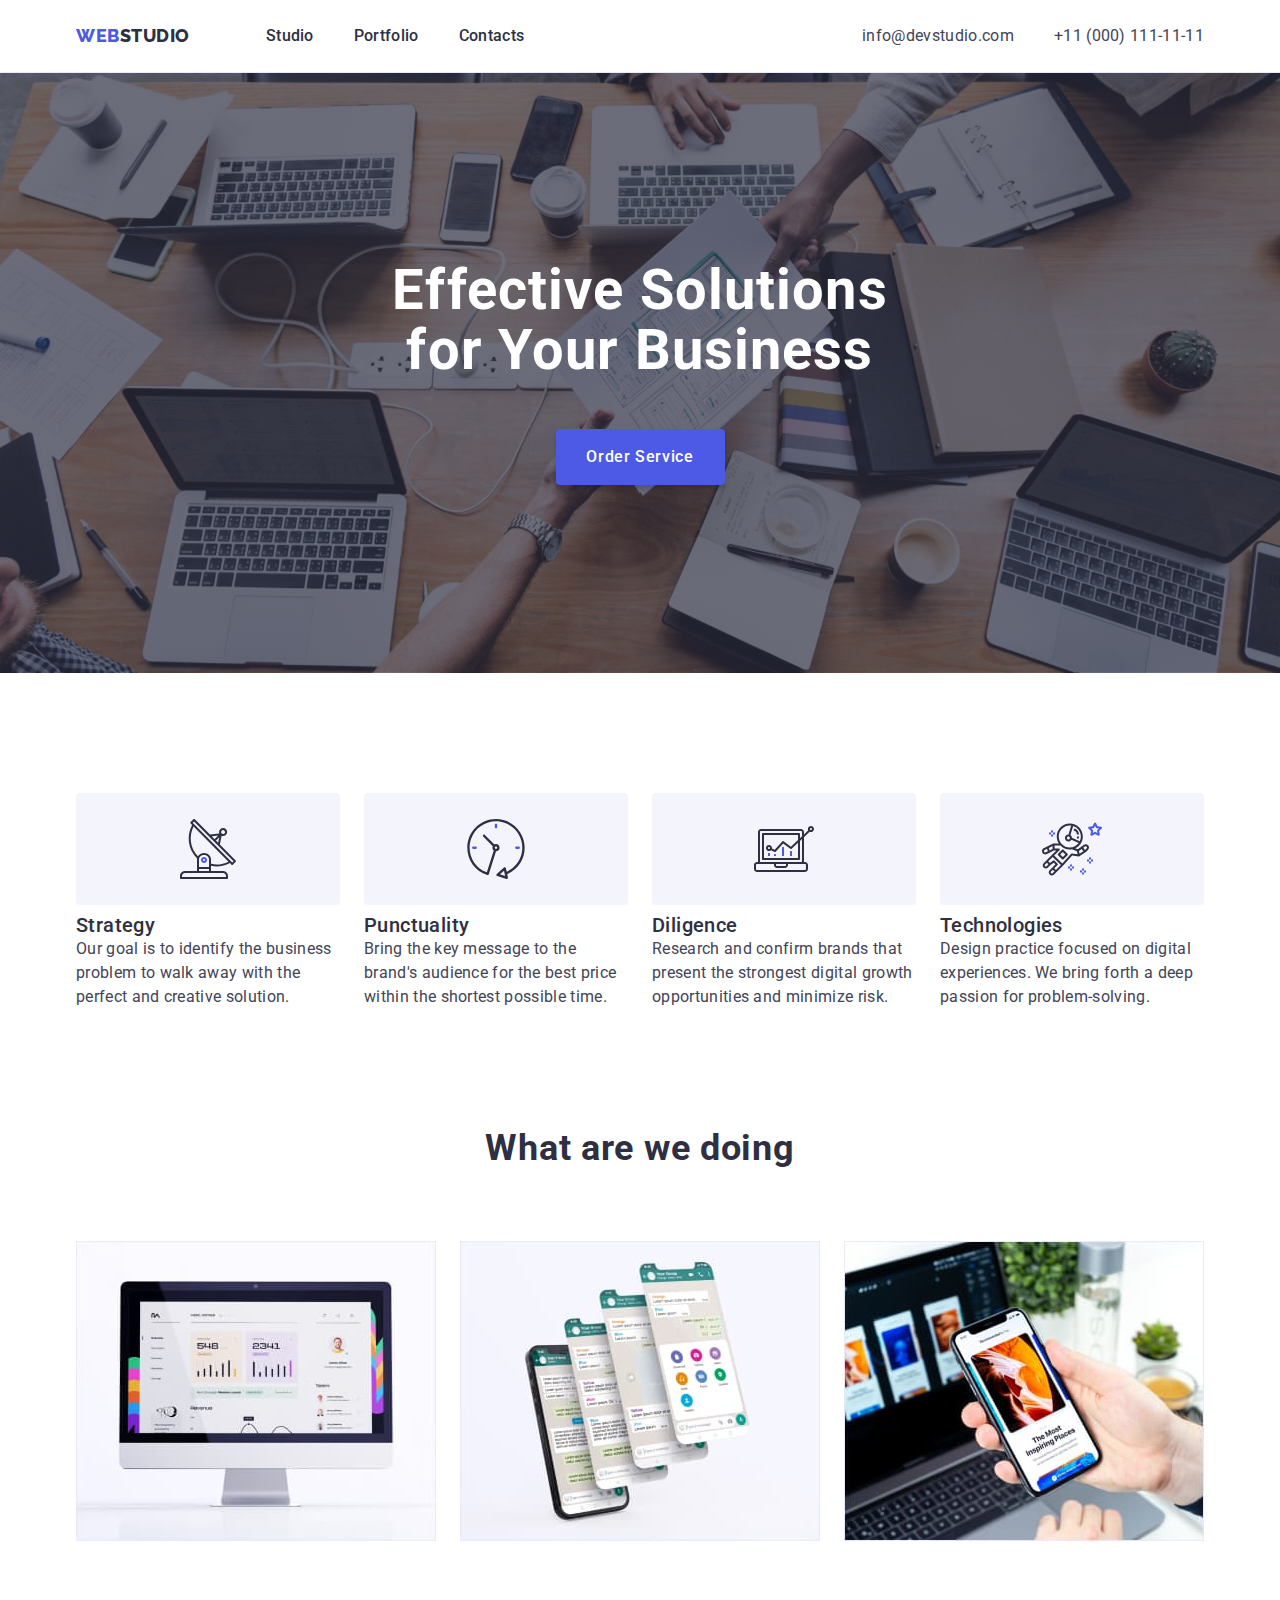
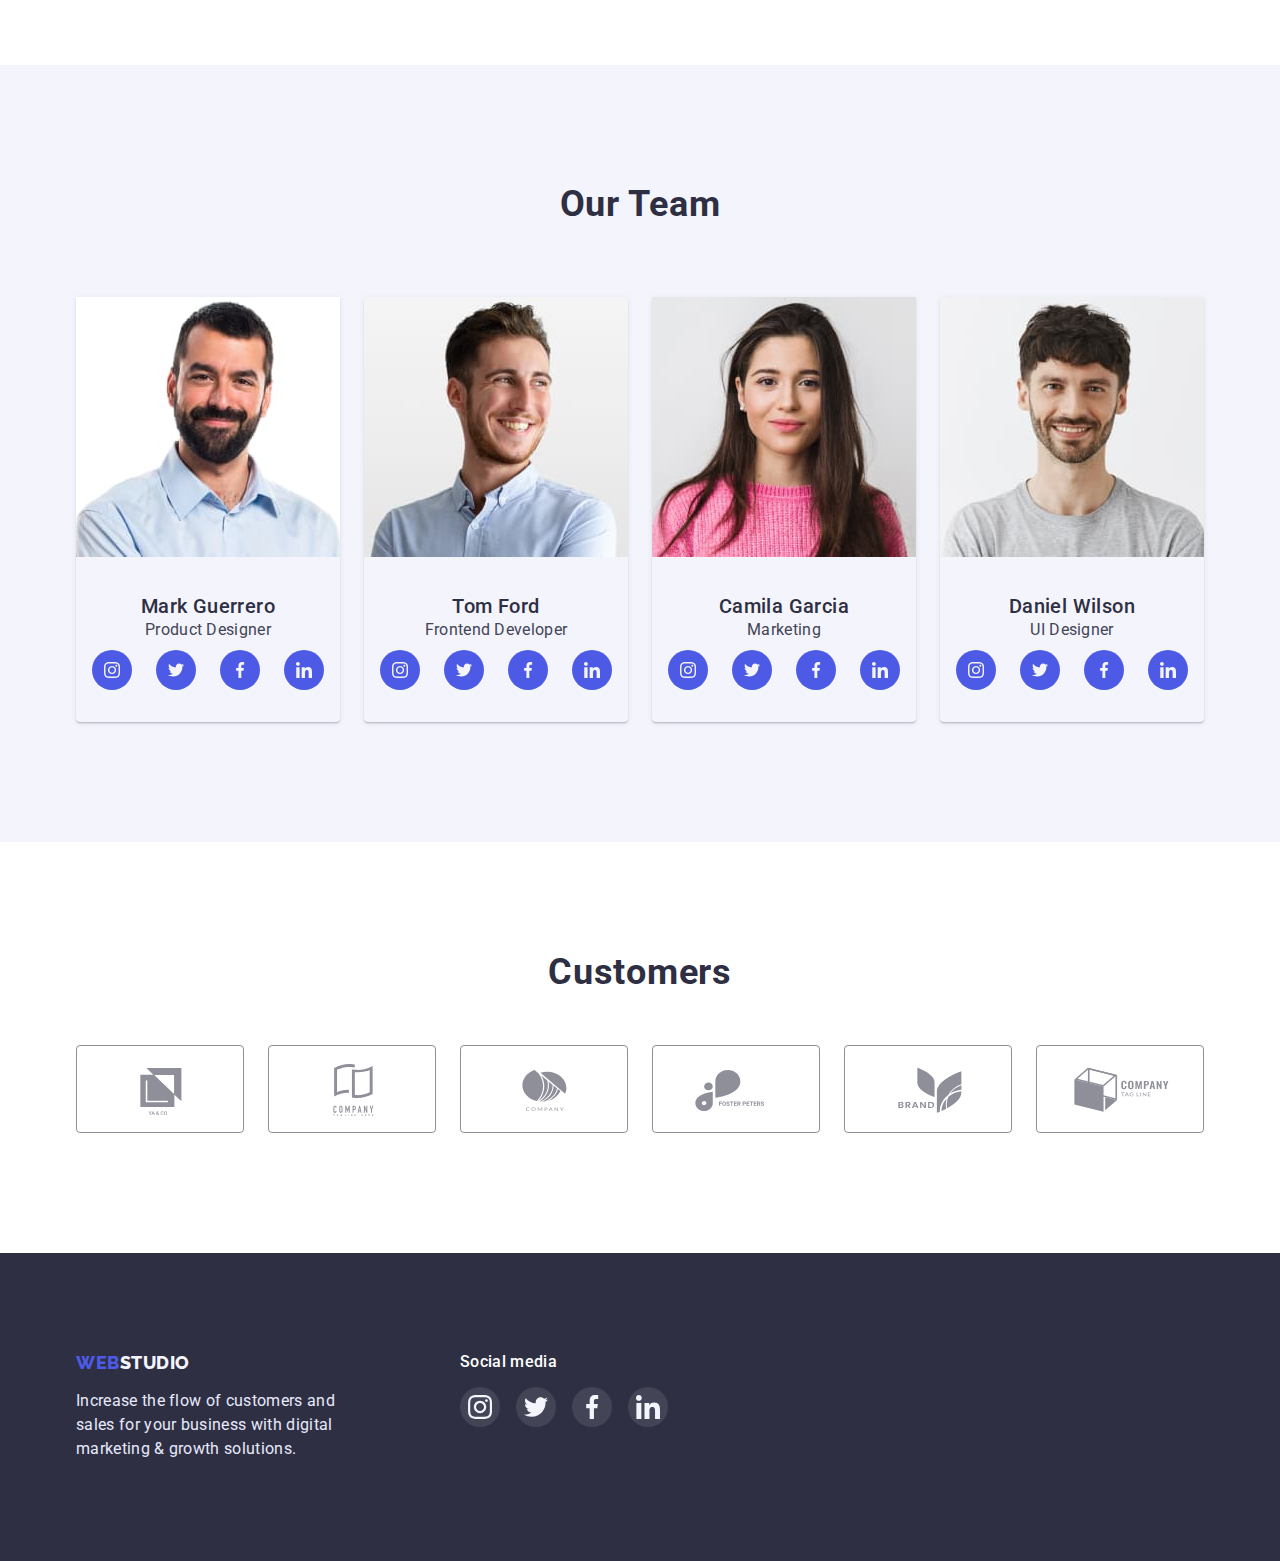
<file: index.html>
<!DOCTYPE html>
<html lang="en">
  <head>
    <meta charset="UTF-8" />
    <meta http-equiv="X-UA-Compatible" content="IE=edge" />
    <meta name="viewport" content="width=device-width, initial-scale=1.0" />
    <title>Document</title>
    <link rel="preconnect" href="https://fonts.googleapis.com" />
    <link rel="preconnect" href="https://fonts.gstatic.com" crossorigin />
    <link
      href="https://fonts.googleapis.com/css2?family=Raleway:wght@800&family=Roboto:wght@400;500;700;900&display=swap"
      rel="stylesheet"
    />
    <link
      rel="stylesheet"
      href="https://cdnjs.cloudflare.com/ajax/libs/modern-normalize/1.1.0/modern-normalize.min.css"
    />
    <link rel="stylesheet" href="css/styles.css" />
  </head>
  <body>
    <header class="header">
      <div class="container header-container">
        <nav class="header-navigation">
          <a class="header-logo link" href="./index.html"
            ><span class="logo-accent">Web</span>Studio</a
          >

          <ul class="header-list">
            <li class="header-item list">
              <a class="header-link link" href="./index.html">Studio</a>
            </li>
            <li class="header-item list">
              <a class="header-link link" href="./portfolio.html">Portfolio</a>
            </li>
            <li class="header-item list">
              <a class="header-link link" href="">Contacts</a>
            </li>
          </ul>
        </nav>

        <address class="address-container">
          <ul class="header-list list">
            <li class="header-item">
              <a class="header-tel link" href="mailto:info@devstudio.com"
                >info@devstudio.com</a
              >
            </li>
            <li class="header-item">
              <a class="header-mail link" href="tel:+110001111111"
                >+11 (000) 111-11-11</a
              >
            </li>
          </ul>
        </address>
      </div>
    </header>

    <!------------------ Main section ------------------>
    <main>
      <!------ hero section ---------->

      <section class="hero overlay">
        <h1 class="hero-title">Effective Solutions for Your Business</h1>
        <button class="hero-btn" type="button">Order Service</button>
      </section>

      <!----------- About section ------------>
      <section class="about">
        <div class="container">
          <h2 class="about-title visually-hidden">About</h2>

          <ul class="about-list list">
            <li class="about-item">
              <div class="about-icon-box">
                <svg class="about-icon">
                  <use href="./images/sprite.svg#icon-antenna"></use>
                </svg>
              </div>
              <h3 class="about-item-title">Strategy</h3>
              <p class="about-item-text">
                Our goal is to identify the business problem to walk away with
                the perfect and creative solution.
              </p>
            </li>

            <li class="about-item">
              <div class="about-icon-box">
                <svg class="about-icon">
                  <use href="./images/sprite.svg#icon-clock"></use>
                </svg>
              </div>
              <h3 class="about-item-title">Punctuality</h3>
              <p class="about-item-text">
                Bring the key message to the brand's audience for the best price
                within the shortest possible time.
              </p>
            </li>
            <li class="about-item">
              <div class="about-icon-box">
                <svg class="about-icon">
                  <use href="./images/sprite.svg#icon-diagram"></use>
                </svg>
              </div>
              <h3 class="about-item-title">Diligence</h3>
              <p class="about-item-text">
                Research and confirm brands that present the strongest digital
                growth opportunities and minimize risk.
              </p>
            </li>
            <li class="about-item">
              <div class="about-icon-box">
                <svg class="about-icon">
                  <use href="./images/sprite.svg#icon-astronaut"></use>
                </svg>
              </div>
              <h3 class="about-item-title">Technologies</h3>
              <p class="about-item-text">
                Design practice focused on digital experiences. We bring forth a
                deep passion for problem-solving.
              </p>
            </li>
          </ul>
        </div>
      </section>

      <!------------- What are we doing section ----------------->
      <section class="examples">
        <div class="container">
          <h2 class="examples-title">What are we doing</h2>
          <ul class="examples-list">
            <li class="examples-items list">
              <img
                class="examples-pics"
                src="./images/photo-1.jpg"
                alt="monitor"
                width="360"
                height="300"
              />
            </li>
            <li class="examples-items list">
              <img
                class="examples-pics"
                src="./images/photo-2.jpg"
                alt="phone"
                width="360"
                height="300"
              />
            </li>
            <li class="examples-items list">
              <img
                class="examples-pics"
                src="./images/photo-3.jpg"
                alt="iphone"
                width="360"
                height="300"
              />
            </li>
          </ul>
        </div>
      </section>

      <!------------- Our team section ------------------------->
      <section class="team">
        <div class="container">
          <h2 class="team-title">Our Team</h2>
          <ul class="team-list list">
            <li class="team-item">
              <img
                class="team-pics"
                src="./images/img1.jpg"
                alt="Mark Guerrero photo"
                width="264"
                height="260"
              />
              <div class="team-item-wrap">
                <h3 class="team-item-title">Mark Guerrero</h3>
                <p class="team-item-text">Product Designer</p>
                <ul class="team-icons-list list">
                  <li class="team-icons-item">
                    <a class="team-icon-link" href="">
                      <svg class="team-list-icon" width="16px" height="16px">
                        <use href="./images/sprite.svg#icon-instagram"></use>
                      </svg>
                    </a>
                  </li>
                  <li class="team-icons-item">
                    <a class="team-icon-link" href="">
                      <svg class="team-list-icon" width="16px" height="16px">
                        <use href="./images/sprite.svg#icon-twitter"></use>
                      </svg>
                    </a>
                  </li>
                  <li class="team-icons-item">
                    <a class="team-icon-link" href="">
                      <svg class="team-list-icon" width="16px" height="16px">
                        <use href="./images/sprite.svg#icon-facebook"></use>
                      </svg>
                    </a>
                  </li>
                  <li class="team-icons-item">
                    <a class="team-icon-link" href="">
                      <svg class="team-list-icon" width="16px" height="16px">
                        <use href="./images/sprite.svg#icon-linkedin"></use>
                      </svg>
                    </a>
                  </li>
                </ul>
              </div>
            </li>
            <li class="team-item">
              <img
                class="team-pics"
                src="./images/img2.jpg"
                alt="Tom Ford photo"
                width="264"
                height="260"
              />
              <div class="team-item-wrap">
                <h3 class="team-item-title">Tom Ford</h3>
                <p class="team-item-text">Frontend Developer</p>
                <ul class="team-icons-list list">
                  <li class="team-icons-item">
                    <a class="team-icon-link" href="">
                      <svg class="team-list-icon" width="16px" height="16px">
                        <use href="./images/sprite.svg#icon-instagram"></use>
                      </svg>
                    </a>
                  </li>
                  <li class="team-icons-item">
                    <a class="team-icon-link" href="">
                      <svg class="team-list-icon" width="16px" height="16px">
                        <use href="./images/sprite.svg#icon-twitter"></use>
                      </svg>
                    </a>
                  </li>
                  <li class="team-icons-item">
                    <a class="team-icon-link" href="">
                      <svg class="team-list-icon" width="16px" height="16px">
                        <use href="./images/sprite.svg#icon-facebook"></use>
                      </svg>
                    </a>
                  </li>
                  <li class="team-icons-item">
                    <a class="team-icon-link" href="">
                      <svg class="team-list-icon" width="16px" height="16px">
                        <use href="./images/sprite.svg#icon-linkedin"></use>
                      </svg>
                    </a>
                  </li>
                </ul>
              </div>
            </li>
            <li class="team-item">
              <img
                class="team-pics"
                src="./images/img3.jpg"
                alt="Camila Garcia photo"
                width="264"
                height="260"
              />
              <div class="team-item-wrap">
                <h3 class="team-item-title">Camila Garcia</h3>
                <p class="team-item-text">Marketing</p>
                <ul class="team-icons-list list">
                  <li class="team-icons-item">
                    <a class="team-icon-link" href="">
                      <svg class="team-list-icon" width="16px" height="16px">
                        <use href="./images/sprite.svg#icon-instagram"></use>
                      </svg>
                    </a>
                  </li>
                  <li class="team-icons-item">
                    <a class="team-icon-link" href="">
                      <svg class="team-list-icon" width="16px" height="16px">
                        <use href="./images/sprite.svg#icon-twitter"></use>
                      </svg>
                    </a>
                  </li>
                  <li class="team-icons-item">
                    <a class="team-icon-link" href="">
                      <svg class="team-list-icon" width="16px" height="16px">
                        <use href="./images/sprite.svg#icon-facebook"></use>
                      </svg>
                    </a>
                  </li>
                  <li class="team-icons-item">
                    <a class="team-icon-link" href="">
                      <svg class="team-list-icon" width="16px" height="16px">
                        <use href="./images/sprite.svg#icon-linkedin"></use>
                      </svg>
                    </a>
                  </li>
                </ul>
              </div>
            </li>
            <li class="team-item">
              <img
                class="team-pics"
                src="./images/img4.jpg"
                alt="Daniel Wilson photo"
                width="264"
                height="260"
              />
              <div class="team-item-wrap">
                <h3 class="team-item-title">Daniel Wilson</h3>
                <p class="team-item-text">UI Designer</p>
                <ul class="team-icons-list list">
                  <li class="team-icons-item">
                    <a class="team-icon-link" href="">
                      <svg class="team-list-icon" width="16px" height="16px">
                        <use href="./images/sprite.svg#icon-instagram"></use>
                      </svg>
                    </a>
                  </li>
                  <li class="team-icons-item">
                    <a class="team-icon-link" href="">
                      <svg class="team-list-icon" width="16px" height="16px">
                        <use href="./images/sprite.svg#icon-twitter"></use>
                      </svg>
                    </a>
                  </li>
                  <li class="team-icons-item">
                    <a class="team-icon-link" href="">
                      <svg class="team-list-icon" width="16px" height="16px">
                        <use href="./images/sprite.svg#icon-facebook"></use>
                      </svg>
                    </a>
                  </li>
                  <li class="team-icons-item">
                    <a class="team-icon-link" href="">
                      <svg class="team-list-icon" width="16px" height="16px">
                        <use href="./images/sprite.svg#icon-linkedin"></use>
                      </svg>
                    </a>
                  </li>
                </ul>
              </div>
            </li>
          </ul>
        </div>
      </section>

      <!----------------- Customers section ------------------->

      <section class="customers">
        <div class="container">
          <h2 class="customers-title">Customers</h2>
          <ul class="customers-list list">
            <li class="customers-item">
              <a class="customers-link" href="">
                <svg class="customers-item-logo" width="104" height="56">
                  <use href="./images/sprite.svg#icon-Logo1"></use>
                </svg>
              </a>
            </li>
            <li class="customers-item">
              <a class="customers-link" href="">
                <svg class="customers-item-logo" width="104" height="56">
                  <use href="./images/sprite.svg#icon-Logo2"></use>
                </svg>
              </a>
            </li>
            <li class="customers-item">
              <a class="customers-link" href="">
                <svg class="customers-item-logo" width="104" height="56">
                  <use href="./images/sprite.svg#icon-Logo3"></use>
                </svg>
              </a>
            </li>
            <li class="customers-item">
              <a class="customers-link" href="">
                <svg class="customers-item-logo" width="104" height="56">
                  <use href="./images/sprite.svg#icon-Logo4"></use>
                </svg>
              </a>
            </li>
            <li class="customers-item">
              <a class="customers-link" href="">
                <svg class="customers-item-logo" width="104" height="56">
                  <use href="./images/sprite.svg#icon-Logo5"></use>
                </svg>
              </a>
            </li>
            <li class="customers-item">
              <a class="customers-link" href="">
                <svg class="customers-item-logo" width="104" height="56">
                  <use href="./images/sprite.svg#icon-Logo6"></use>
                </svg>
              </a>
            </li>
          </ul>
        </div>
      </section>
    </main>

    <!------------------- footer section --------------------------->
    <footer class="footer">
      <div class="container foot">
        <!------------ footer info section ----------->
        <div class="footer-info-wrap">
          <a class="footer-logo link" href="./index.html">
            <span class="logo-accent">Web</span>Studio</a
          >
          <p class="footer-text">
            Increase the flow of customers and sales for your business with
            digital marketing & growth solutions.
          </p>
        </div>

        <!-------------footer social icons section ------------->

        <div class="footer-social-wrap">
          <h2 class="footer-icons-title">Social media</h2>
          <ul class="footer-icons-list list">
            <li class="footer-icons-item">
              <a class="footer-icons-link" href="">
                <svg class="footer-icon" width="24" height="24">
                  <use href="./images/sprite.svg#icon-instagram"></use>
                </svg>
              </a>
            </li>
            <li class="footer-icons-item">
              <a class="footer-icons-link" href="">
                <svg class="footer-icon" width="24" height="24">
                  <use href="./images/sprite.svg#icon-twitter"></use>
                </svg>
              </a>
            </li>
            <li class="footer-icons-item">
              <a class="footer-icons-link" href="">
                <svg class="footer-icon" width="24" height="24">
                  <use href="./images/sprite.svg#icon-facebook"></use>
                </svg>
              </a>
            </li>
            <li class="footer-icons-item">
              <a class="footer-icons-link" href="">
                <svg class="footer-icon" width="24" height="24">
                  <use href="./images/sprite.svg#icon-linkedin"></use>
                </svg>
              </a>
            </li>
          </ul>
        </div>
      </div>
    </footer>
  </body>
</html>
</file>
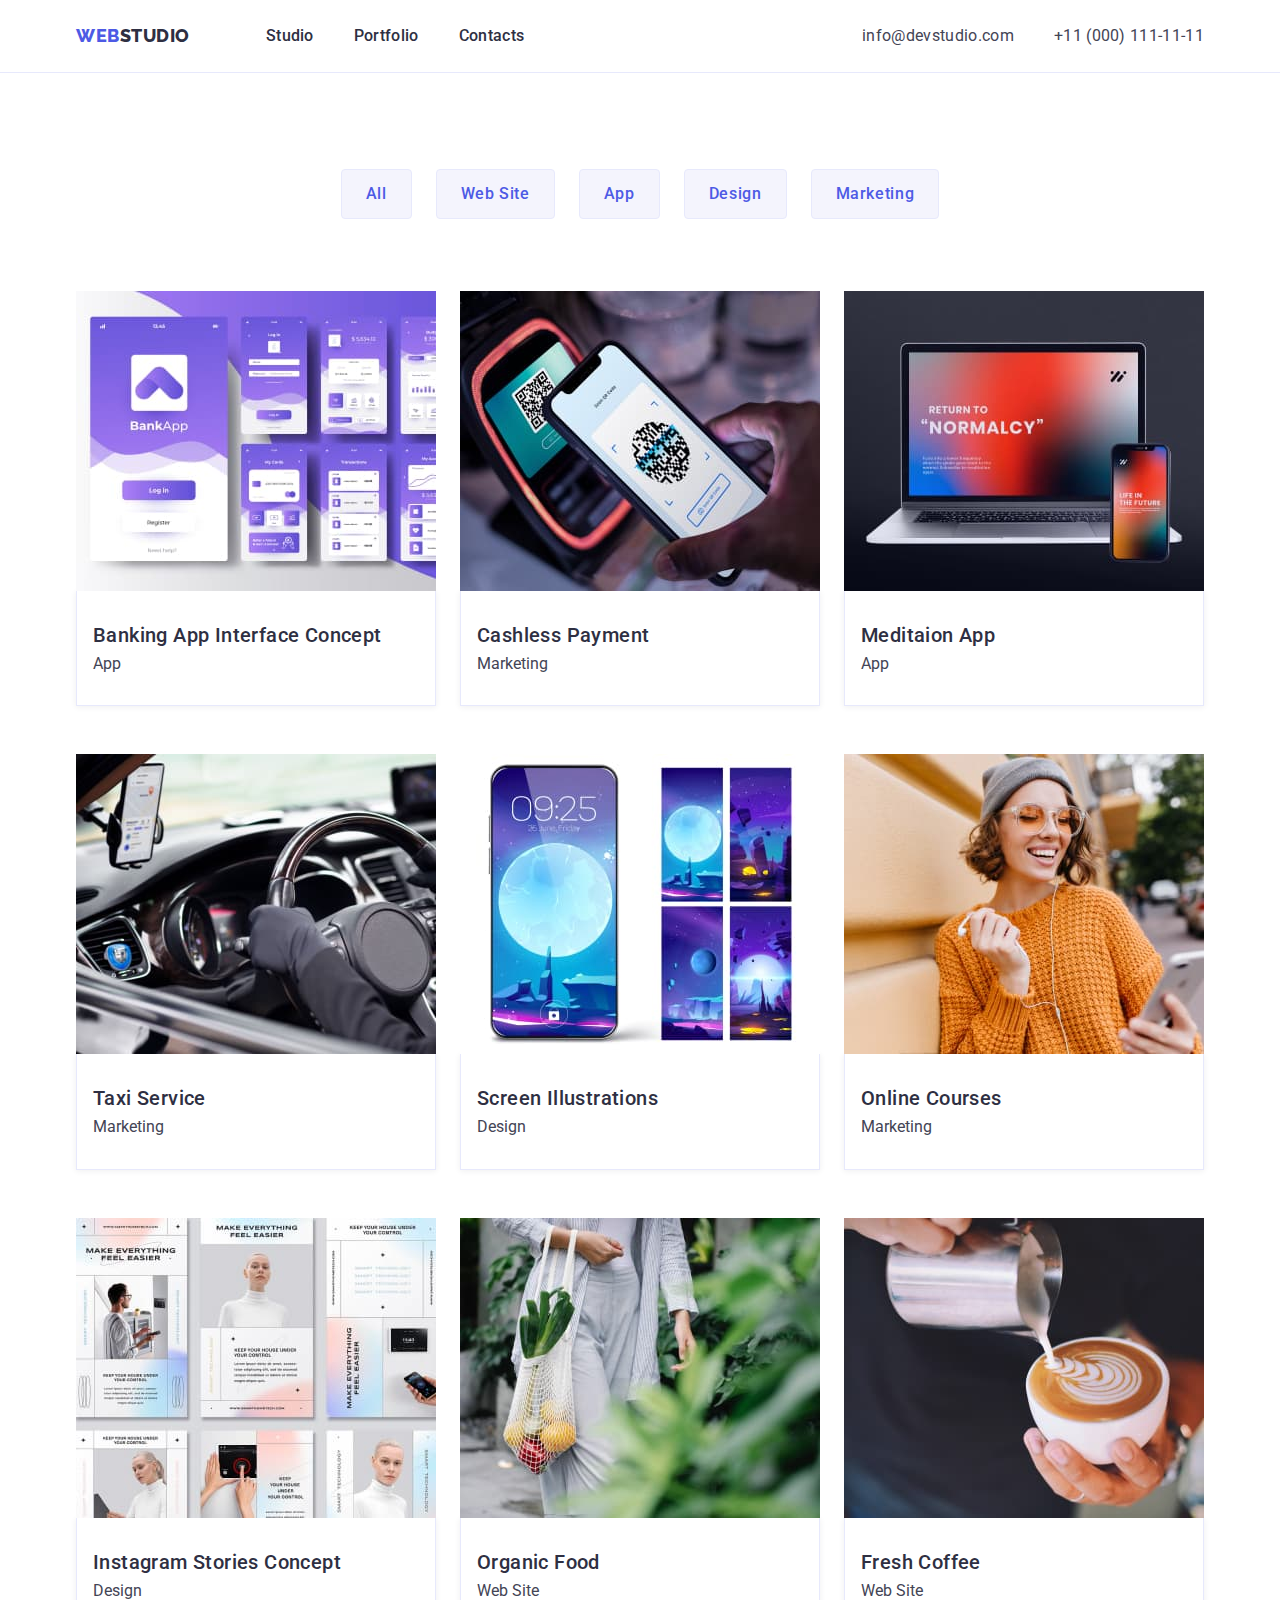
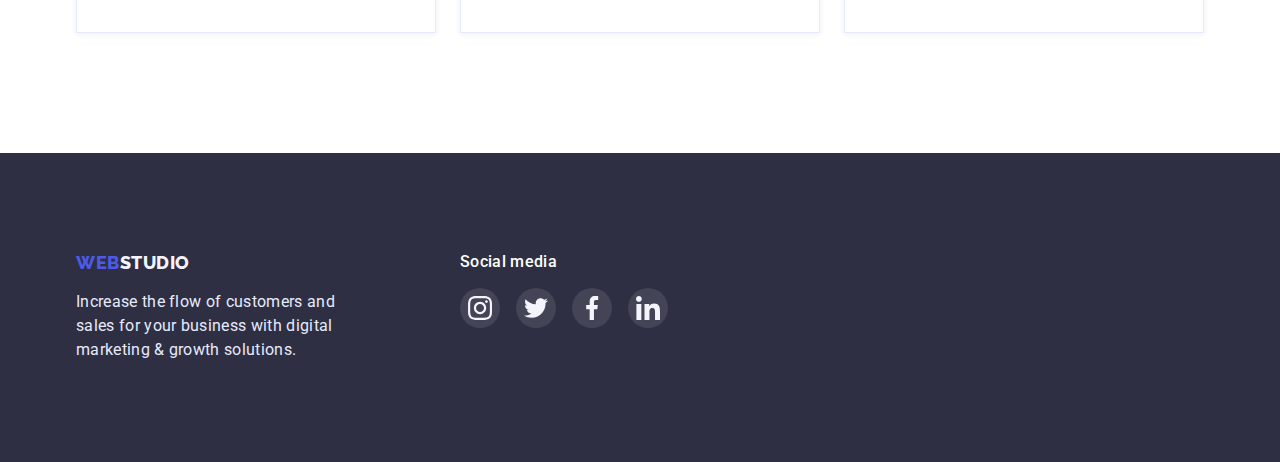
<file: portfolio.html>
<!DOCTYPE html>
<html lang="en">
  <head>
    <meta charset="UTF-8" />
    <meta http-equiv="X-UA-Compatible" content="IE=edge" />
    <meta name="viewport" content="width=device-width, initial-scale=1.0" />
    <title>Document</title>
    <link rel="preconnect" href="https://fonts.googleapis.com" />
    <link rel="preconnect" href="https://fonts.gstatic.com" crossorigin />
    <link
      href="https://fonts.googleapis.com/css2?family=Raleway:wght@800&family=Roboto:wght@400;500;700;900&display=swap"
      rel="stylesheet"
    />
    <link
      rel="stylesheet"
      href="https://cdnjs.cloudflare.com/ajax/libs/modern-normalize/1.1.0/modern-normalize.min.css"
    />
    <link rel="stylesheet" href="./css/styles.css" />
  </head>
  <body>
    <header class="header">
      <div class="container header-container">
        <nav class="header-navigation">
          <a class="header-logo link" href="./index.html"
            ><span class="logo-accent">Web</span>Studio</a
          >

          <ul class="header-list">
            <li class="header-item list">
              <a class="header-link link" href="./index.html">Studio</a>
            </li>
            <li class="header-item list">
              <a class="header-link link" href="./portfolio.html">Portfolio</a>
            </li>
            <li class="header-item list">
              <a class="header-link link" href="">Contacts</a>
            </li>
          </ul>
        </nav>

        <address class="address-container">
          <ul class="header-list list">
            <li class="header-item">
              <a class="header-tel link" href="mailto:info@devstudio.com"
                >info@devstudio.com</a
              >
            </li>
            <li class="header-item">
              <a class="header-mail link" href="tel:+110001111111"
                >+11 (000) 111-11-11</a
              >
            </li>
          </ul>
        </address>
      </div>
    </header>

    <!-- Main section -->
    <main>
      <section class="filter">
        <div class="container">
          <h1 class="filter-title visually-hidden">Filter</h1>
          <ul class="filter-list list">
            <li class="filter-item">
              <button class="filter-btn" type="button">All</button>
            </li>
            <li class="filter-item">
              <button class="filter-btn" type="button">Web Site</button>
            </li>
            <li class="filter-item">
              <button class="filter-btn" type="button">App</button>
            </li>
            <li class="filter-item">
              <button class="filter-btn" type="button">Design</button>
            </li>
            <li class="filter-item">
              <button class="filter-btn" type="button">Marketing</button>
            </li>
          </ul>
        </div>

        <!-- Our Projects -->
        <div class="container">
          <ul class="projects-list list">
            <li class="projects-item">
              <img
                class="projects-pics"
                src="./images/portfolio-img/port-img-1.jpg"
                alt="The interface of the Banking App"
                width="360"
                height="300"
              />
              <div class="projects-item-wrap">
                <h2 class="projects-title">Banking App Interface Concept</h2>
                <p class>App</p>
              </div>
            </li>
            <li class="projects-item">
              <img
                class="projects-pics"
                src="./images/portfolio-img/port-img-2.jpg"
                alt="Payment made by phone"
                width="360"
                height="300"
              />
              <div class="projects-item-wrap">
                <h2 class="projects-title">Cashless Payment</h2>
                <p class>Marketing</p>
              </div>
            </li>
            <li class="projects-item">
              <img
                class="projects-pics"
                src="./images/portfolio-img/port-img-3.jpg"
                alt="Meditation App advertisment"
                width="360"
                height="300"
              />
              <div class="projects-item-wrap">
                <h2 class="projects-title">Meditaion App</h2>
                <p class>App</p>
              </div>
            </li>
            <li class="projects-item">
              <img
                class="projects-pics"
                src="./images/portfolio-img/port-img-4.jpg"
                alt="Taxi"
                width="360"
                height="300"
              />
              <div class="projects-item-wrap">
                <h2 class="projects-title">Taxi Service</h2>
                <p class>Marketing</p>
              </div>
            </li>
            <li class="projects-item">
              <img
                class="projects-pics"
                src="./images/portfolio-img/port-img-5.jpg"
                alt="Illustrations for mobile phones"
                width="360"
                height="300"
              />
              <div class="projects-item-wrap">
                <h2 class="projects-title">Screen Illustrations</h2>
                <p class>Design</p>
              </div>
            </li>
            <li class="projects-item">
              <img
                class="projects-pics"
                src="./images/portfolio-img/port-img-6.jpg"
                alt="A smiling woman is taking online cources"
                width="360"
                height="300"
              />
              <div class="projects-item-wrap">
                <h2 class="projects-title">Online Courses</h2>
                <p class>Marketing</p>
              </div>
            </li>
            <li class="projects-item">
              <img
                class="projects-pics"
                src="./images/portfolio-img/port-img-7.jpg"
                alt="Concepts examples for instagram stories"
                width="360"
                height="300"
              />
              <div class="projects-item-wrap">
                <h2 class="projects-title">Instagram Stories Concept</h2>
                <p class>Design</p>
              </div>
            </li>
            <li class="projects-item">
              <img
                class="projects-pics"
                src="./images/portfolio-img/port-img-8.jpg"
                alt="A woman with a bag of fruits and greens"
                width="360"
                height="300"
              />
              <div class="projects-item-wrap">
                <h2 class="projects-title">Organic Food</h2>
                <p class>Web Site</p>
              </div>
            </li>
            <li class="projects-item">
              <img
                class="projects-pics"
                src="./images/portfolio-img/port-img-9.jpg"
                alt="Coffee art"
                width="360"
                height="300"
              />
              <div class="projects-item-wrap">
                <h2 class="projects-title">Fresh Coffee</h2>
                <p class>Web Site</p>
              </div>
            </li>
          </ul>
        </div>
      </section>
    </main>

    <!-- footer section -->
    <footer class="footer">
      <div class="container foot">
        <!------------ footer info section ----------->
        <div class="footer-info-wrap">
          <a class="footer-logo link" href="./index.html">
            <span class="logo-accent">Web</span>Studio</a
          >
          <p class="footer-text">
            Increase the flow of customers and sales for your business with
            digital marketing & growth solutions.
          </p>
        </div>

        <!-------------footer social icons section ------------->

        <div class="footer-social-wrap">
          <h2 class="footer-icons-title">Social media</h2>
          <ul class="footer-icons-list list">
            <li class="footer-icons-item">
              <a class="footer-icons-link" href="">
                <svg class="footer-icon" width="24" height="24">
                  <use href="./images/sprite.svg#icon-instagram"></use>
                </svg>
              </a>
            </li>
            <li class="footer-icons-item">
              <a class="footer-icons-link" href="">
                <svg class="footer-icon" width="24" height="24">
                  <use href="./images/sprite.svg#icon-twitter"></use>
                </svg>
              </a>
            </li>
            <li class="footer-icons-item">
              <a class="footer-icons-link" href="">
                <svg class="footer-icon" width="24" height="24">
                  <use href="./images/sprite.svg#icon-facebook"></use>
                </svg>
              </a>
            </li>
            <li class="footer-icons-item">
              <a class="footer-icons-link" href="">
                <svg class="footer-icon" width="24" height="24">
                  <use href="./images/sprite.svg#icon-linkedin"></use>
                </svg>
              </a>
            </li>
          </ul>
        </div>
      </div>
    </footer>
  </body>
</html>
</file>
<file: css/styles.css>
html {
  box-sizing: border-box;
}

*,
*::before,
*::after {
  box-sizing: inherit;
}

ul {
  margin: 0;
  padding: 0;
}

h1,
h2,
h3,
h4,
h5,
h6,
p {
  margin: 0;
}

.img {
  display: block;
  max-width: 100%;
  height: auto;
}

body {
  font-family: "Roboto", sans-serif;
  color: var(--main-text-color);
}

:root {
  --active-color: #404bbf;
  --main-text-color: #434455;
  --main-title-color: #2e2f42;
  --second-title-color: #ffffff;
  --accent-color: #4d5ae5;
  --common-background-color: #f4f4fd;
  --second-background-color: #2e2f42;
}

.container {
  max-width: 1158px;
  padding: 0 15px;
  margin: 0 auto;
  /* outline: 2px solid teal; */
}

/* -----------------Header------------ */
.header {
  border-bottom: 1px solid #e7e9fc;
}
.header-list {
  display: flex;
  gap: 40px;
}
.header-navigation {
  display: flex;
  align-items: center;
  margin-right: auto;
}
.header-container {
  display: flex;
  align-items: center;
}
.header-link,
.header-tel,
.header-mail {
  display: inline-block;
  padding-bottom: 24px;
  padding-top: 24px;
}

.header-logo {
  font-family: "Raleway";
  font-weight: 800;
  font-size: 18px;
  line-height: 1.33;
  letter-spacing: 0.03em;
  text-transform: uppercase;
  color: var(--main-title-color);

  margin-right: 76px;
}

.logo-accent {
  color: var(--accent-color);
}

.header-link {
  font-weight: 500;
  font-size: 16px;
  line-height: 1.5;
  letter-spacing: 0.02em;
  color: var(--main-title-color);
}

.header-link:is(:hover, :focus) {
  color: var(--active-color);
}

.header-list :is(:hover, :focus) {
  color: var(--active-color);
}

.header-tel {
  font-family: inherit;
  font-style: normal;
  font-size: 16px;
  line-height: 1.5;
  letter-spacing: 0.02em;
  color: var(--main-text-color);
}
.header-mail {
  font-family: inherit;
  font-style: normal;
  font-size: 16px;
  line-height: 1.5;
  letter-spacing: 0.02em;
  color: var(--main-text-color);
}

.link {
  text-decoration: none;
}

.list {
  list-style: none;
}
/* --------------Hero section-------------- */

.hero {
  background: var(--second-background-color);
  text-align: center;
  padding-top: 188px;
  padding-bottom: 188px;
}
.overlay {
  max-width: 1440px;

  margin-right: auto;
  margin-left: auto;
  background-image: linear-gradient(
      rgba(46, 47, 66, 0.7),
      rgba(46, 47, 66, 0.7)
    ),
    url(../images/hero-pic.jpg);
  background-position: center;
  background-repeat: no-repeat;
  background-size: cover;
}

.hero-title {
  font-size: 56px;
  line-height: 1.07;
  letter-spacing: 0.02em;
  color: var(--second-title-color);

  margin-bottom: 48px;
  width: 496px;
  margin-left: auto;
  margin-right: auto;
}

.hero-btn {
  font-family: inherit;
  font-weight: 500;
  font-size: 16px;
  line-height: 1.5;
  letter-spacing: 0.04em;
  color: var(--second-title-color);
  cursor: pointer;
  background-color: var(--accent-color);

  border-radius: 4px;
  min-width: 169px;
  height: 56px;
  display: inline-block;
  box-shadow: 0px 4px 4px rgba(0, 0, 0, 0.15);
  border-color: transparent;
}

.hero-btn:is(:hover, :focus) {
  background-color: var(--active-color);
}

/* -----------------About section-------------- */

.visually-hidden {
  position: absolute;
  white-space: nowrap;
  width: 1px;
  height: 1px;
  overflow: hidden;
  border: 0;
  padding: 0;
  clip: rect(0 0 0 0);
  clip-path: inset(50%);
  margin: -1px;
}

.about-icon-box {
  display: flex;
  padding-top: 24px;
  padding-bottom: 24px;
  padding-left: 102px;
  padding-right: 102px;
  background: #f4f4fd;
  border-radius: 4px;
  gap: 24px;
}

.about-icon {
  display: flex;
  width: 64px;
  height: 64px;
}

.about-list {
  display: flex;
  padding-top: 120px;
  padding-bottom: 120px;
  gap: 24px;
}

.about-item {
  width: 264px;
}

.about-item-title {
  font-weight: 500;
  font-size: 20px;
  line-height: 1.2;
  letter-spacing: 0.02em;
  color: var(--main-title-color);
  padding-top: 8px;
}
.about-item-text {
  font-size: 16px;
  line-height: 1.5;
  letter-spacing: 0.02em;
  color: var(--main-text-color);
}

/* ----------What are we doing section------ */

.examples-list {
  display: flex;
  gap: 24px;
  padding-bottom: 120px;
}

.about-list-item {
  width: calc((100% -48px) / 3);
}

.examples-title {
  font-size: 36px;
  line-height: 1.11;
  letter-spacing: 0.02em;
  color: var(--main-title-color);
  text-align: center;
  margin-bottom: 72px;
}

/* ----------------Our Team section--------- */
.team {
  background-color: var(--common-background-color);
}

.team-icons-list {
  display: flex;
  justify-content: center;
  gap: 24px;
}

.team-icons-item {
  width: 40px;
  height: 40px;
}

.team-icon-link {
  width: 100%;
  height: 100%;
  border-radius: 50%;
  display: flex;
  justify-content: center;
  align-items: center;

  background-color: var(--accent-color);
}

.team-list-icon {
  fill: #ffffff;
}

.team-icon-link:is(:hover, :focus) {
  background-color: var(--active-color);
}

.team-title {
  font-size: 36px;
  line-height: 1.11;
  letter-spacing: 0.02em;
  text-transform: capitalize;
  color: var(--main-title-color);
  text-align: center;
  margin-bottom: 72px;
  padding-top: 120px;
}

.team-list {
  display: flex;
  gap: 24px;
  padding-bottom: 120px;
}

.team-item-title {
  font-weight: 500;
  font-size: 20px;
  line-height: 1.2;
  letter-spacing: 0.02em;
  color: var(--main-title-color);
}

.team-item-text {
  font-size: 16px;
  line-height: 1.5;
  letter-spacing: 0.02em;
  color: var(--main-text-color);
  margin-bottom: 8px;
}

.team-item-wrap {
  padding-top: 32px;
  padding-bottom: 32px;
  text-align: center;
}
.team-item {
  text-align: center;
  width: calc((100% -72px) / 4);

  box-shadow: 0px 1px 6px rgba(46, 47, 66, 0.08),
    0px 1px 1px rgba(46, 47, 66, 0.16), 0px 2px 1px rgba(46, 47, 66, 0.08);
  border-radius: 0px 0px 4px 4px;
}

/* ---------------customers section ---------------- */

.customers-title {
  font-weight: 700;
  font-size: 36px;
  line-height: 1.11px;
  text-align: center;
  letter-spacing: 0.02em;
  color: var(--main-title-color);

  padding-top: 130px;
  padding-bottom: 72px;
}
.customers-list {
  display: flex;
  gap: 24px;
  padding-bottom: 120px;
}
.customers-item {
  width: 168px;
  height: 88px;
}
.customers-link {
  width: 100%;
  height: 100%;
  border: 1px solid #8e8f99;
  border-radius: 4px;
  display: flex;
  justify-content: center;
  align-items: center;
}
.customers-item-logo {
  fill: #8e8f99;
}

.customers-link:is(:hover, :focus) {
  border-color: var(--active-color);
}

.customers-link:is(:hover, :focus) .customers-item-logo {
  fill: var(--active-color);
}

/* ----------footer section -------- */
.footer {
  background-color: var(--second-background-color);
  padding-bottom: 100px;
  padding-top: 100px;
}
.foot {
  display: flex;
}

.footer-info-wrap {
  width: 264px;
}

.footer-logo {
  display: inline-block;
  margin-bottom: 16px;

  font-family: "Raleway";
  font-weight: 800;
  font-size: 18px;
  line-height: 1.16;
  letter-spacing: 0.03em;
  text-transform: uppercase;
  color: var(--common-background-color);
}
.footer-text {
  font-size: 16px;
  line-height: 1.5;
  letter-spacing: 0.02em;
  color: #e7e9fc;
}

.footer-social-wrap {
  margin-left: 120px;
}

.footer-icons-title {
  display: inline-block;

  font-family: "Roboto";
  font-style: normal;
  font-weight: 500;
  font-size: 16px;
  line-height: 1.5px;
  letter-spacing: 0.02em;
  color: #ffffff;
}

.footer-icons-list {
  display: flex;
  justify-content: center;
  align-items: center;
  gap: 16px;
  margin-top: 16px;
}

.footer-icons-link {
  display: flex;
  justify-content: center;
  align-items: center;
  border-radius: 50%;
  width: 100%;
  height: 100%;
  background: rgba(255, 255, 255, 0.1);
}

.footer-icons-link:is(:hover, :focus) {
  background-color: #31d0aa;
}
.footer-icons-item {
  width: 40px;
  height: 40px;
}

/* -------------------Portfolio page----------------- */

.filter-btn {
  font-style: normal;
  font-weight: 500;
  font-size: 16px;
  line-height: 1.5;
  letter-spacing: 0.04em;
  color: var(--accent-color);
  background-color: var(--common-background-color);
  cursor: pointer;

  padding-top: 12px;
  padding-bottom: 12px;
  padding-right: 24px;
  padding-left: 24px;
  border: 1px solid #e7e9fc;
  border-radius: 4px;
}

.filter-btn:hover,
.filter-btn:focus,
.filter-btn.current {
  color: var(--second-title-color);
  background-color: var(--active-color);
  cursor: pointer;
}
.filter-list {
  display: flex;
  justify-content: center;
  margin-top: 96px;
  margin-bottom: 72px;
  gap: 24px;
}
.filter-item:is(:hover, :focus) {
  box-shadow: 0px 3px 1px rgba(0, 0, 0, 0.1), 0px 2px 1px rgba(0, 0, 0, 0.08),
    0px 2px 2px rgba(0, 0, 0, 0.12);
  border-radius: 4px;
}

/* -------------projects section------------- */

.projects-list {
  display: flex;
  flex-wrap: wrap;
  column-gap: 24px;
  row-gap: 48px;
  padding-bottom: 120px;
  cursor: pointer;
}

.projects-item {
  width: calc((100% - 48px) / 3);
}

.projects-item:is(:hover, :focus) {
  box-shadow: 0px 1px 6px rgba(46, 47, 66, 0.08),
    0px 1px 1px rgba(46, 47, 66, 0.16), 0px 2px 1px rgba(46, 47, 66, 0.08);
}

.projects-title {
  font-weight: 500;
  font-size: 20px;
  line-height: 1.2;
  letter-spacing: 0.02em;
  color: var(--main-title-color);
  margin-bottom: 8px;
}

.projects-text {
  font-size: 16px;
  line-height: 1.5;
  letter-spacing: 0.02em;
  color: var(--main-text-color);
}
.projects-item-wrap {
  border-left: 1px solid #e7e9fc;
  border-right: 1px solid #e7e9fc;
  border-bottom: 1px solid #e7e9fc;

  padding-top: 32px;
  padding-bottom: 32px;
  padding-left: 16px;

  box-shadow: 0px 1px 6px rgba(46, 47, 66, 0.08);
}

.projects-item-wrap:is(:hover, :focus) {
  box-shadow: 0px 1px 6px rgba(46, 47, 66, 0.08),
    0px 1px 1px rgba(46, 47, 66, 0.16), 0px 2px 1px rgba(46, 47, 66, 0.08);
}
.projects-pics {
  display: block;
}
</file>
